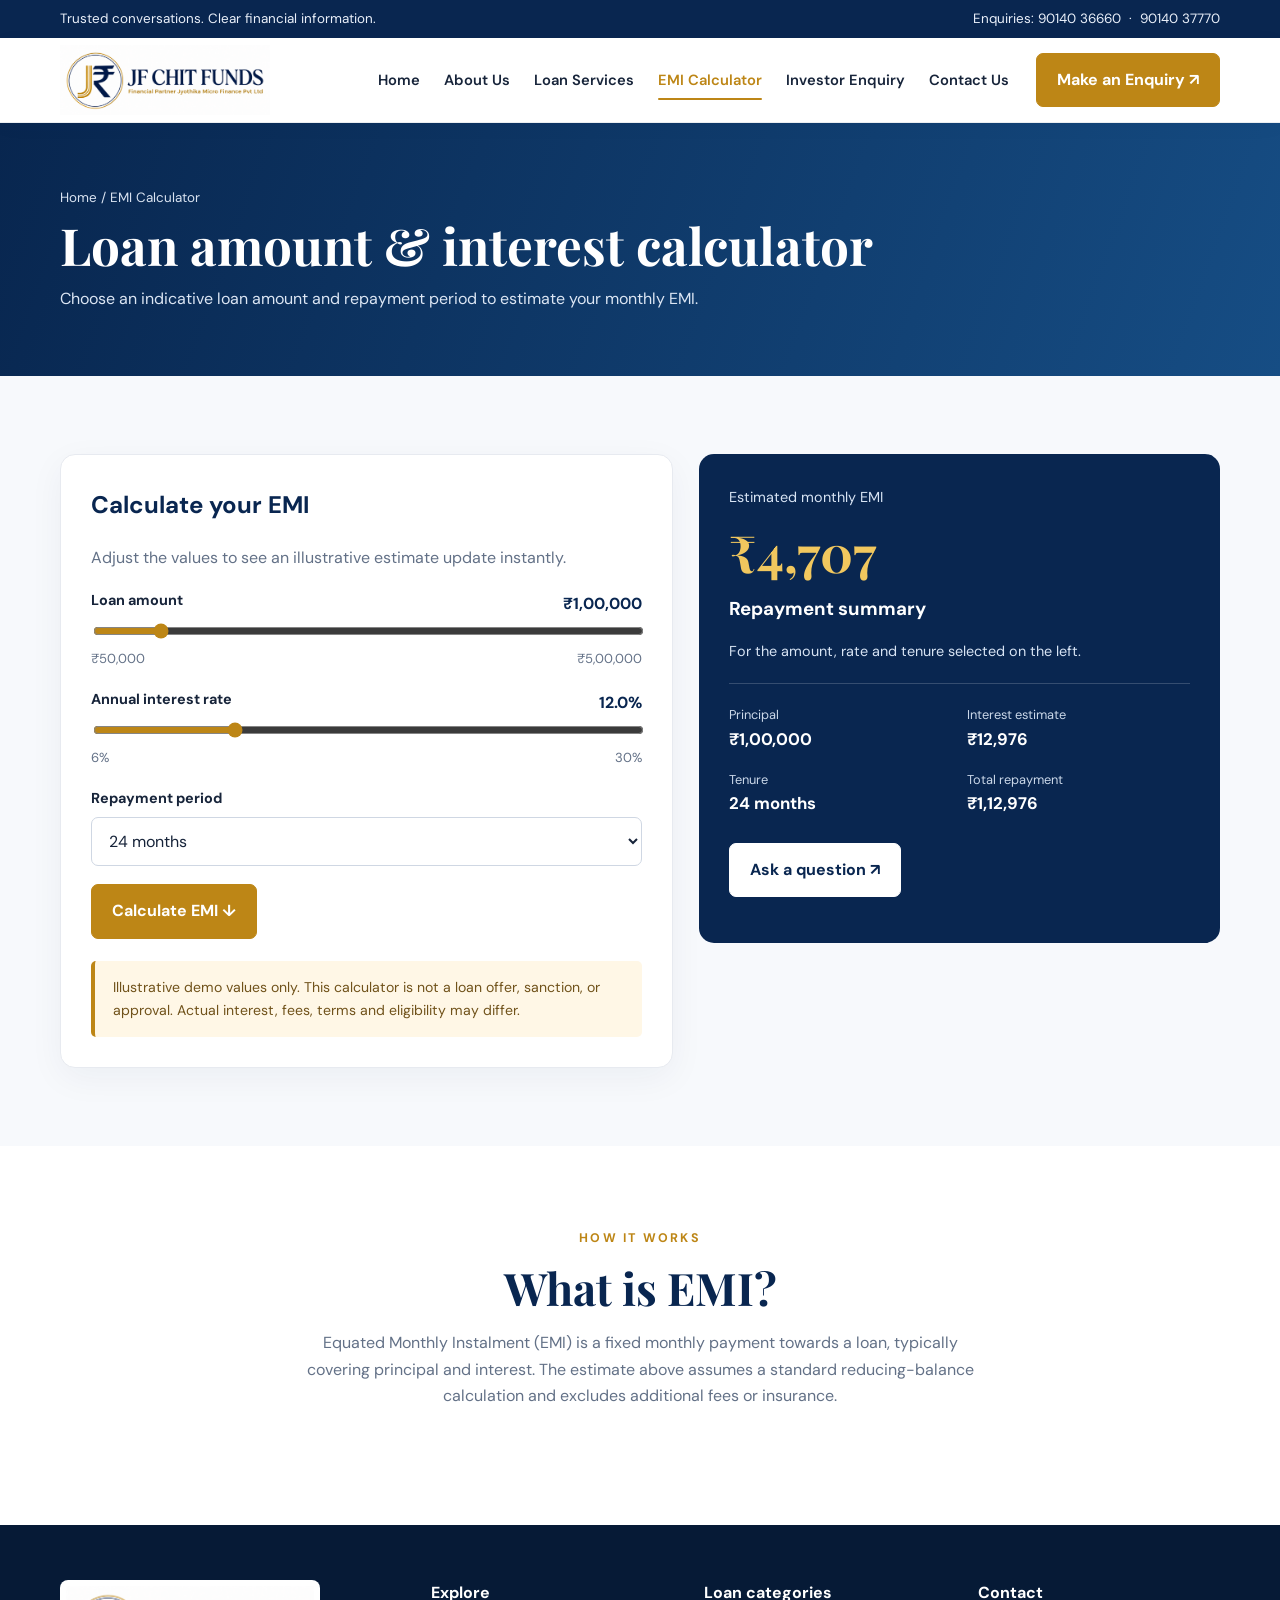
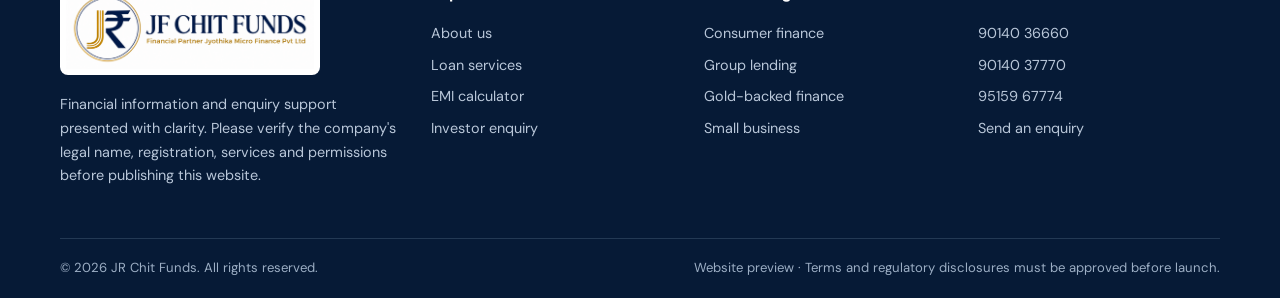
<file: calculator.html>
<!doctype html>
<html lang="en"><head><meta charset="utf-8"><meta name="viewport" content="width=device-width,initial-scale=1"><meta name="description" content="JR Chit Funds website preview with service information, enquiries and an illustrative EMI calculator."><title>Loan EMI Calculator | JR Chit Funds</title><link rel="stylesheet" href="assets/style.css"></head><body>
<div class="topbar"><div class="container"><span>Trusted conversations. Clear financial information.</span><span>Enquiries: <a href="tel:9014036660">90140 36660</a> &nbsp;·&nbsp; <a href="tel:9014037770">90140 37770</a></span></div></div>
<header class="site-header"><div class="container nav-wrap"><a class="brand" href="index.html" aria-label="JR Chit Funds home"><img src="assets/jr-logo.png" alt="JR Chit Funds logo"></a>
<button class="menu-toggle" aria-label="Toggle navigation" aria-expanded="false">☰</button>
<nav class="nav-links" aria-label="Main navigation">
<a href="index.html">Home</a><a href="about.html">About Us</a><a href="loans.html">Loan Services</a><a href="calculator.html">EMI Calculator</a><a href="investor.html">Investor Enquiry</a><a href="contact.html">Contact Us</a>
</nav><a class="nav-cta" href="contact.html">Make an Enquiry ↗</a></div></header>

<main><section class="page-hero"><div class="container"><div class="breadcrumbs"><a href="index.html">Home</a> / EMI Calculator</div><h1>Loan amount & interest calculator</h1><p>Choose an indicative loan amount and repayment period to estimate your monthly EMI.</p></div></section>
<section class="section soft"><div class="container"><div class="calculator"><div class="panel"><h2>Calculate your EMI</h2><p class="muted">Adjust the values to see an illustrative estimate update instantly.</p>
<div class="field"><div class="range-line"><label for="loanAmount">Loan amount</label><strong id="amountLabel">₹1,00,000</strong></div><input id="loanAmount" type="range" min="50000" max="500000" step="10000" value="100000"><div class="range-line smallprint"><span>₹50,000</span><span>₹5,00,000</span></div></div>
<div class="field"><div class="range-line"><label for="interestRate">Annual interest rate</label><strong id="rateLabel">12.0%</strong></div><input id="interestRate" type="range" min="6" max="30" step="0.5" value="12"><div class="range-line smallprint"><span>6%</span><span>30%</span></div></div>
<div class="field"><label for="loanTenure">Repayment period</label><select id="loanTenure"><option value="12">12 months</option><option value="24" selected>24 months</option><option value="36">36 months</option><option value="48">48 months</option><option value="60">60 months</option></select></div>
<a class="btn" href="#emi-result">Calculate EMI ↓</a>
<div class="notice">Illustrative demo values only. This calculator is not a loan offer, sanction, or approval. Actual interest, fees, terms and eligibility may differ.</div></div>
<div class="result-panel" id="emi-result"><span class="result-label">Estimated monthly EMI</span><div class="emi" id="emiValue">₹4,707</div><h3>Repayment summary</h3><p class="result-label">For the amount, rate and tenure selected on the left.</p><div class="result-grid"><div><span>Principal</span><strong id="principalValue">₹1,00,000</strong></div><div><span>Interest estimate</span><strong id="interestValue">₹12,968</strong></div><div><span>Tenure</span><strong id="monthsLabel">24 months</strong></div><div><span>Total repayment</span><strong id="totalValue">₹1,12,968</strong></div></div><p style="margin-top:25px"><a class="btn light" href="contact.html">Ask a question ↗</a></p></div></div></div></section>
<section class="section"><div class="container"><div class="section-head"><span class="eyebrow">How it works</span><h2>What is EMI?</h2><p>Equated Monthly Instalment (EMI) is a fixed monthly payment towards a loan, typically covering principal and interest. The estimate above assumes a standard reducing-balance calculation and excludes additional fees or insurance.</p></div></div></section></main>

<footer class="site-footer"><div class="container"><div class="footer-grid">
<div><div class="footer-logo"><img src="assets/jr-logo.png" alt="JR Chit Funds logo"></div><p>Financial information and enquiry support presented with clarity. Please verify the company's legal name, registration, services and permissions before publishing this website.</p></div>
<div><h4>Explore</h4><ul><li><a href="about.html">About us</a></li><li><a href="loans.html">Loan services</a></li><li><a href="calculator.html">EMI calculator</a></li><li><a href="investor.html">Investor enquiry</a></li></ul></div>
<div><h4>Loan categories</h4><ul><li><a href="loans.html#consumer">Consumer finance</a></li><li><a href="loans.html#group">Group lending</a></li><li><a href="loans.html#gold">Gold-backed finance</a></li><li><a href="loans.html#small-business">Small business</a></li></ul></div>
<div><h4>Contact</h4><ul><li><a href="tel:9014036660">90140 36660</a></li><li><a href="tel:9014037770">90140 37770</a></li><li><a href="tel:9515967774">95159 67774</a></li><li><a href="contact.html">Send an enquiry</a></li></ul></div>
</div><div class="copyright"><span>© <span data-year></span> JR Chit Funds. All rights reserved.</span><span>Website preview · Terms and regulatory disclosures must be approved before launch.</span></div></div></footer>
<script src="assets/script.js"></script>
</body></html>
</file>
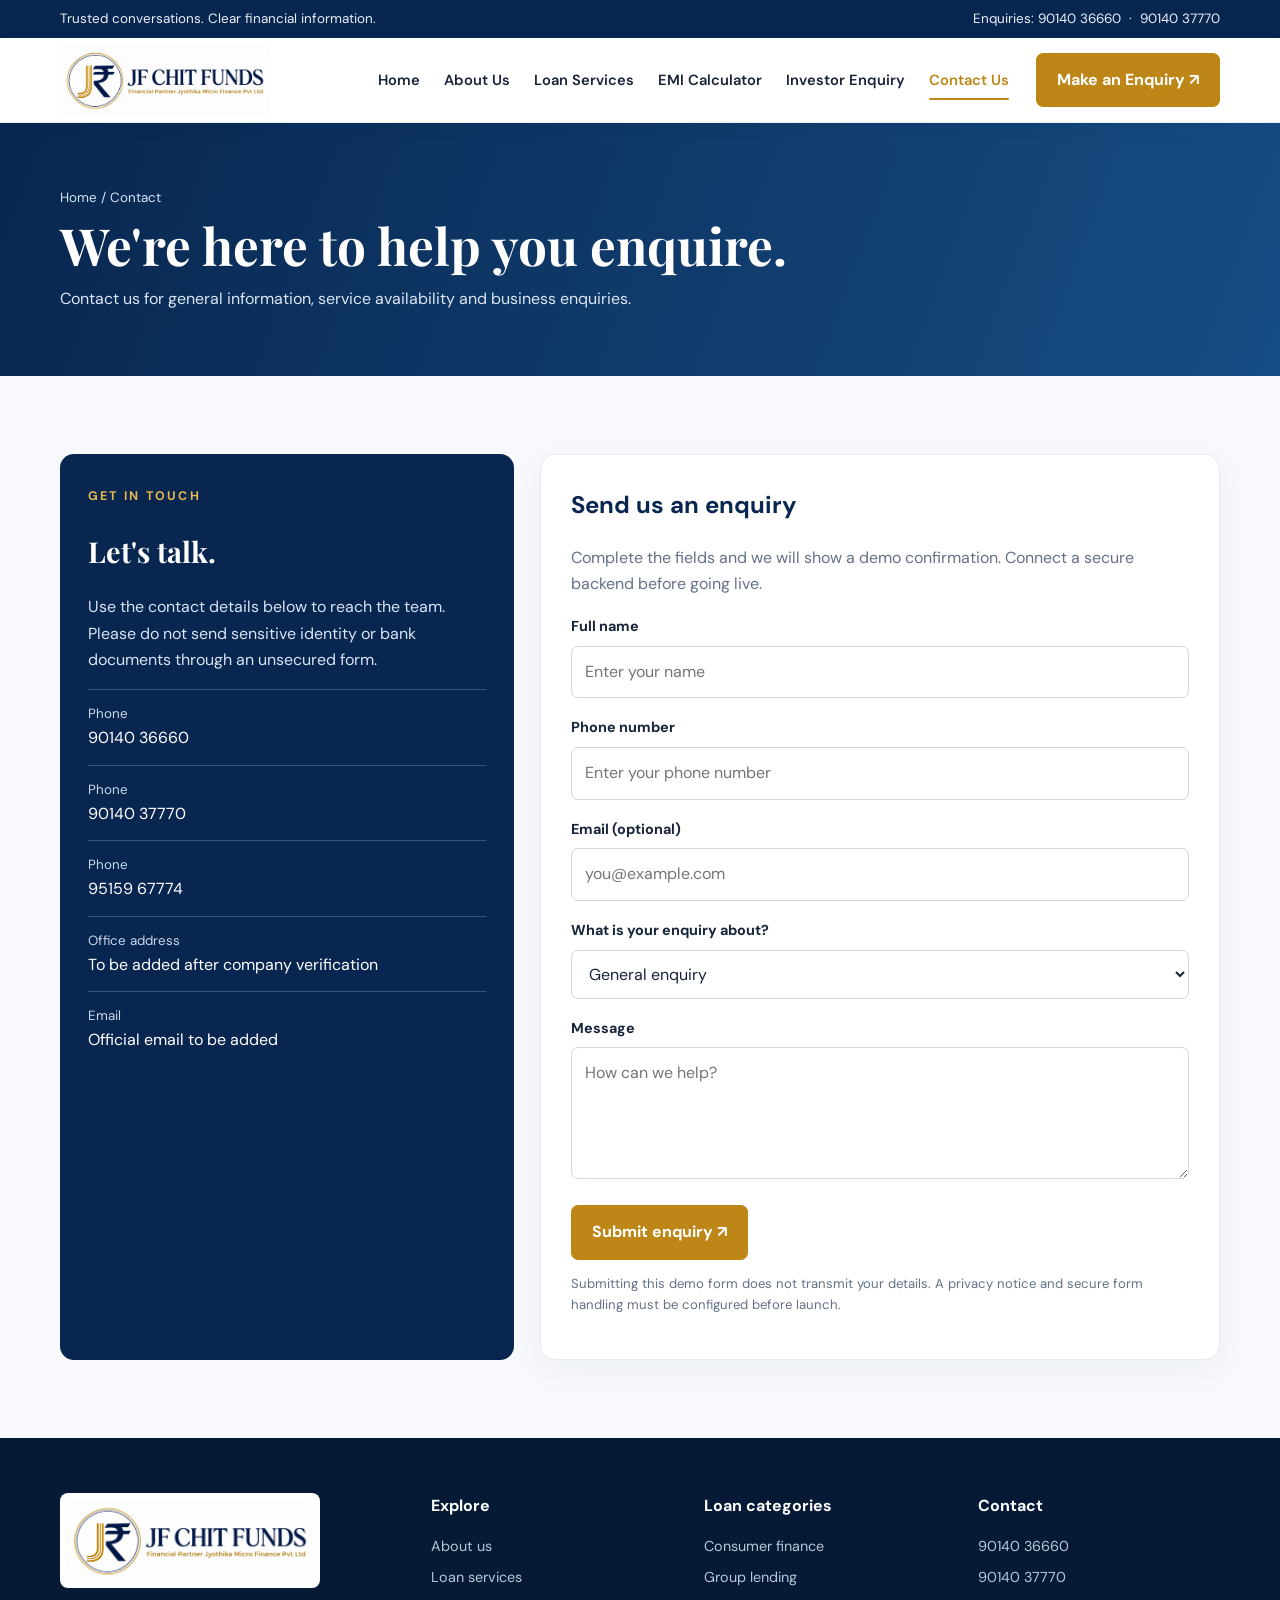
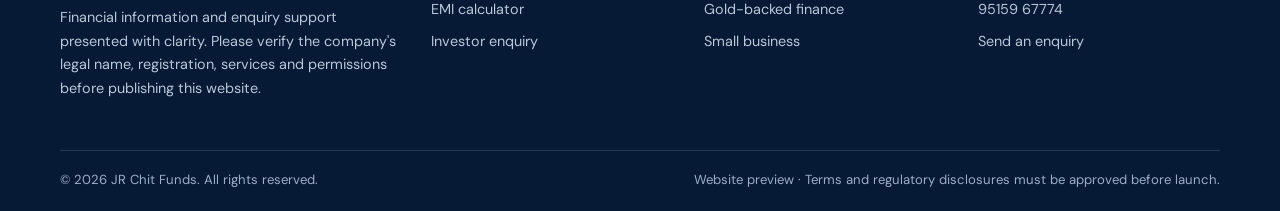
<file: contact.html>
<!doctype html>
<html lang="en"><head><meta charset="utf-8"><meta name="viewport" content="width=device-width,initial-scale=1"><meta name="description" content="JR Chit Funds website preview with service information, enquiries and an illustrative EMI calculator."><title>Contact Us | JR Chit Funds</title><link rel="stylesheet" href="assets/style.css"></head><body>
<div class="topbar"><div class="container"><span>Trusted conversations. Clear financial information.</span><span>Enquiries: <a href="tel:9014036660">90140 36660</a> &nbsp;·&nbsp; <a href="tel:9014037770">90140 37770</a></span></div></div>
<header class="site-header"><div class="container nav-wrap"><a class="brand" href="index.html" aria-label="JR Chit Funds home"><img src="assets/jr-logo.png" alt="JR Chit Funds logo"></a>
<button class="menu-toggle" aria-label="Toggle navigation" aria-expanded="false">☰</button>
<nav class="nav-links" aria-label="Main navigation">
<a href="index.html">Home</a><a href="about.html">About Us</a><a href="loans.html">Loan Services</a><a href="calculator.html">EMI Calculator</a><a href="investor.html">Investor Enquiry</a><a href="contact.html">Contact Us</a>
</nav><a class="nav-cta" href="contact.html">Make an Enquiry ↗</a></div></header>

<main><section class="page-hero"><div class="container"><div class="breadcrumbs"><a href="index.html">Home</a> / Contact</div><h1>We're here to help you enquire.</h1><p>Contact us for general information, service availability and business enquiries.</p></div></section>
<section class="section soft"><div class="container contact-grid"><aside class="contact-card"><span class="eyebrow">Get in touch</span><h2>Let's talk.</h2><p>Use the contact details below to reach the team. Please do not send sensitive identity or bank documents through an unsecured form.</p><div class="contact-item"><small>Phone</small><a href="tel:9014036660">90140 36660</a></div><div class="contact-item"><small>Phone</small><a href="tel:9014037770">90140 37770</a></div><div class="contact-item"><small>Phone</small><a href="tel:9515967774">95159 67774</a></div><div class="contact-item"><small>Office address</small><span>To be added after company verification</span></div><div class="contact-item"><small>Email</small><span>Official email to be added</span></div></aside>
<div class="panel"><h2>Send us an enquiry</h2><p class="muted">Complete the fields and we will show a demo confirmation. Connect a secure backend before going live.</p><form data-demo-form><div class="field"><label for="name">Full name</label><input id="name" name="name" required placeholder="Enter your name"></div><div class="field"><label for="phone">Phone number</label><input id="phone" name="phone" type="tel" required placeholder="Enter your phone number"></div><div class="field"><label for="email">Email (optional)</label><input id="email" name="email" type="email" placeholder="you@example.com"></div><div class="field"><label for="category">What is your enquiry about?</label><select id="category" name="category"><option>General enquiry</option><option>Consumer Loan</option><option>Group Loan</option><option>Personal Loan</option><option>Gold Loan</option><option>Bike Loan</option><option>Kirana / Small Shop</option><option>Daily Wage / Worker</option><option>Investor / Business enquiry</option></select></div><div class="field"><label for="message">Message</label><textarea id="message" name="message" rows="4" required placeholder="How can we help?"></textarea></div><button class="btn" type="submit">Submit enquiry ↗</button><div class="form-message" role="status"></div><p class="smallprint">Submitting this demo form does not transmit your details. A privacy notice and secure form handling must be configured before launch.</p></form></div></div></section></main>
<script>const qs=new URLSearchParams(location.search);const cat=qs.get('category');if(cat){const s=document.querySelector('#category');if(s){for(const o of s.options){if(o.text.toLowerCase()===cat.toLowerCase()){s.value=o.value;break;}}}}</script>

<footer class="site-footer"><div class="container"><div class="footer-grid">
<div><div class="footer-logo"><img src="assets/jr-logo.png" alt="JR Chit Funds logo"></div><p>Financial information and enquiry support presented with clarity. Please verify the company's legal name, registration, services and permissions before publishing this website.</p></div>
<div><h4>Explore</h4><ul><li><a href="about.html">About us</a></li><li><a href="loans.html">Loan services</a></li><li><a href="calculator.html">EMI calculator</a></li><li><a href="investor.html">Investor enquiry</a></li></ul></div>
<div><h4>Loan categories</h4><ul><li><a href="loans.html#consumer">Consumer finance</a></li><li><a href="loans.html#group">Group lending</a></li><li><a href="loans.html#gold">Gold-backed finance</a></li><li><a href="loans.html#small-business">Small business</a></li></ul></div>
<div><h4>Contact</h4><ul><li><a href="tel:9014036660">90140 36660</a></li><li><a href="tel:9014037770">90140 37770</a></li><li><a href="tel:9515967774">95159 67774</a></li><li><a href="contact.html">Send an enquiry</a></li></ul></div>
</div><div class="copyright"><span>© <span data-year></span> JR Chit Funds. All rights reserved.</span><span>Website preview · Terms and regulatory disclosures must be approved before launch.</span></div></div></footer>
<script src="assets/script.js"></script>
</body></html>
</file>
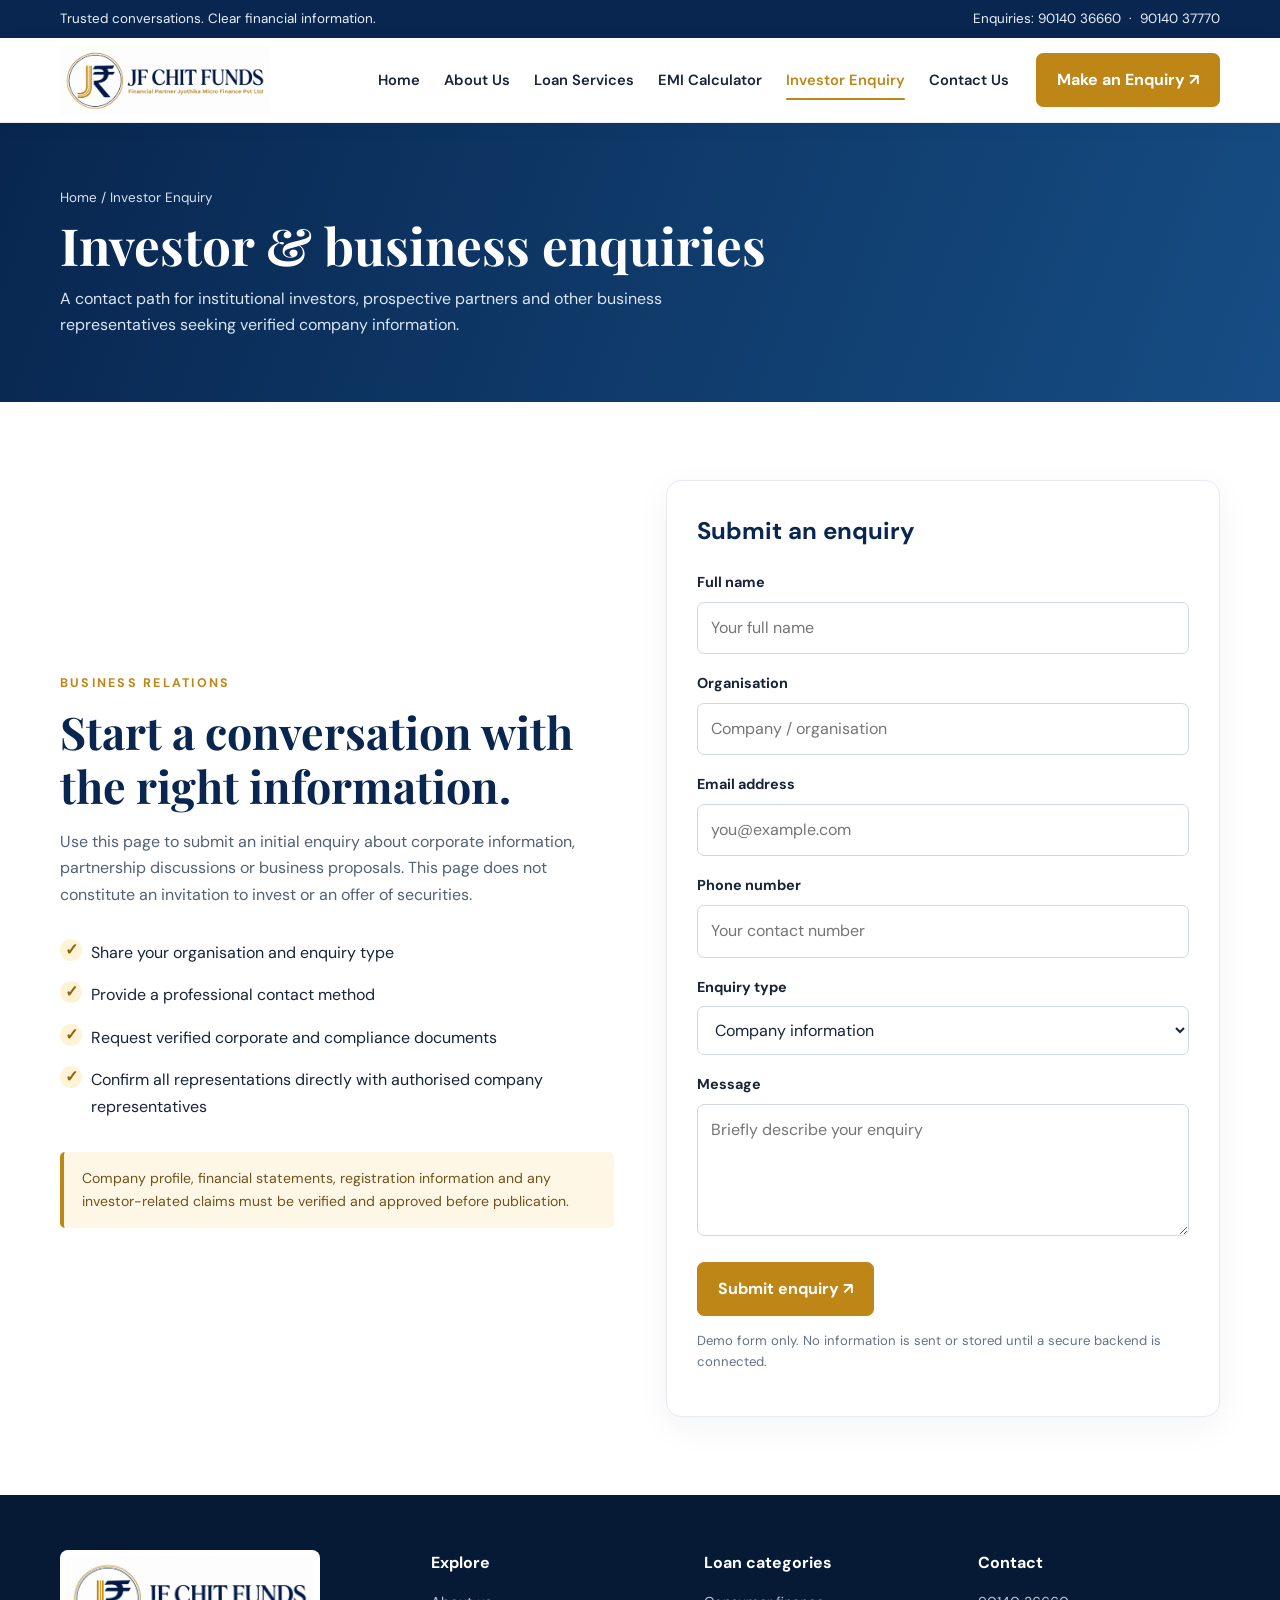
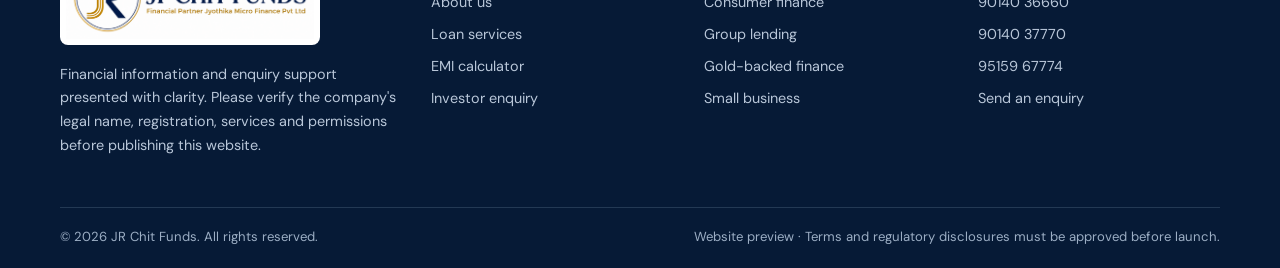
<file: investor.html>
<!doctype html>
<html lang="en"><head><meta charset="utf-8"><meta name="viewport" content="width=device-width,initial-scale=1"><meta name="description" content="JR Chit Funds website preview with service information, enquiries and an illustrative EMI calculator."><title>Investor Enquiry | JR Chit Funds</title><link rel="stylesheet" href="assets/style.css"></head><body>
<div class="topbar"><div class="container"><span>Trusted conversations. Clear financial information.</span><span>Enquiries: <a href="tel:9014036660">90140 36660</a> &nbsp;·&nbsp; <a href="tel:9014037770">90140 37770</a></span></div></div>
<header class="site-header"><div class="container nav-wrap"><a class="brand" href="index.html" aria-label="JR Chit Funds home"><img src="assets/jr-logo.png" alt="JR Chit Funds logo"></a>
<button class="menu-toggle" aria-label="Toggle navigation" aria-expanded="false">☰</button>
<nav class="nav-links" aria-label="Main navigation">
<a href="index.html">Home</a><a href="about.html">About Us</a><a href="loans.html">Loan Services</a><a href="calculator.html">EMI Calculator</a><a href="investor.html">Investor Enquiry</a><a href="contact.html">Contact Us</a>
</nav><a class="nav-cta" href="contact.html">Make an Enquiry ↗</a></div></header>

<main><section class="page-hero"><div class="container"><div class="breadcrumbs"><a href="index.html">Home</a> / Investor Enquiry</div><h1>Investor & business enquiries</h1><p>A contact path for institutional investors, prospective partners and other business representatives seeking verified company information.</p></div></section>
<section class="section"><div class="container split"><div class="content"><span class="eyebrow" style="color:var(--gold)">Business relations</span><h2>Start a conversation with the right information.</h2><p>Use this page to submit an initial enquiry about corporate information, partnership discussions or business proposals. This page does not constitute an invitation to invest or an offer of securities.</p><ul class="check-list"><li>Share your organisation and enquiry type</li><li>Provide a professional contact method</li><li>Request verified corporate and compliance documents</li><li>Confirm all representations directly with authorised company representatives</li></ul><div class="notice">Company profile, financial statements, registration information and any investor-related claims must be verified and approved before publication.</div></div>
<div class="panel"><h2>Submit an enquiry</h2><form data-demo-form><div class="field"><label for="iname">Full name</label><input id="iname" required placeholder="Your full name"></div><div class="field"><label for="org">Organisation</label><input id="org" placeholder="Company / organisation"></div><div class="field"><label for="iemail">Email address</label><input id="iemail" type="email" required placeholder="you@example.com"></div><div class="field"><label for="iphone">Phone number</label><input id="iphone" type="tel" placeholder="Your contact number"></div><div class="field"><label for="itype">Enquiry type</label><select id="itype"><option>Company information</option><option>Business partnership</option><option>Institutional enquiry</option><option>Other</option></select></div><div class="field"><label for="imessage">Message</label><textarea id="imessage" rows="4" required placeholder="Briefly describe your enquiry"></textarea></div><button class="btn" type="submit">Submit enquiry ↗</button><div class="form-message" role="status"></div><p class="smallprint">Demo form only. No information is sent or stored until a secure backend is connected.</p></form></div></div></section></main>

<footer class="site-footer"><div class="container"><div class="footer-grid">
<div><div class="footer-logo"><img src="assets/jr-logo.png" alt="JR Chit Funds logo"></div><p>Financial information and enquiry support presented with clarity. Please verify the company's legal name, registration, services and permissions before publishing this website.</p></div>
<div><h4>Explore</h4><ul><li><a href="about.html">About us</a></li><li><a href="loans.html">Loan services</a></li><li><a href="calculator.html">EMI calculator</a></li><li><a href="investor.html">Investor enquiry</a></li></ul></div>
<div><h4>Loan categories</h4><ul><li><a href="loans.html#consumer">Consumer finance</a></li><li><a href="loans.html#group">Group lending</a></li><li><a href="loans.html#gold">Gold-backed finance</a></li><li><a href="loans.html#small-business">Small business</a></li></ul></div>
<div><h4>Contact</h4><ul><li><a href="tel:9014036660">90140 36660</a></li><li><a href="tel:9014037770">90140 37770</a></li><li><a href="tel:9515967774">95159 67774</a></li><li><a href="contact.html">Send an enquiry</a></li></ul></div>
</div><div class="copyright"><span>© <span data-year></span> JR Chit Funds. All rights reserved.</span><span>Website preview · Terms and regulatory disclosures must be approved before launch.</span></div></div></footer>
<script src="assets/script.js"></script>
</body></html>
</file>
<file: assets/style.css>
@import url('https://fonts.googleapis.com/css2?family=DM+Sans:wght@400;500;600;700&family=Playfair+Display:wght@600;700&display=swap');
:root{--navy:#092650;--navy2:#123c70;--gold:#bd8616;--gold2:#e6b94f;--ink:#17243a;--muted:#637187;--cream:#fbf8f0;--line:#e7eaf0;--white:#fff;--shadow:0 18px 48px rgba(9,38,80,.10)}
*{box-sizing:border-box}html{scroll-behavior:smooth}body{margin:0;font-family:'DM Sans',sans-serif;color:var(--ink);line-height:1.65;background:#fff}a{color:inherit;text-decoration:none}img{max-width:100%;display:block}button,input,select,textarea{font:inherit}.container{width:min(1160px,92%);margin:auto}.topbar{background:var(--navy);color:#eaf0fa;font-size:.84rem;padding:8px 0}.topbar .container{display:flex;justify-content:space-between;gap:18px;flex-wrap:wrap}.site-header{position:sticky;top:0;z-index:20;background:rgba(255,255,255,.96);backdrop-filter:blur(14px);border-bottom:1px solid rgba(9,38,80,.08)}.nav-wrap{min-height:84px;display:flex;align-items:center;justify-content:space-between;gap:24px}.brand img{width:290px;max-height:70px;object-fit:contain;object-position:left center}.nav-links{display:flex;align-items:center;gap:24px;font-size:.92rem;font-weight:600}.nav-links a:hover,.nav-links a.active{color:var(--gold)}.nav-cta,.btn{display:inline-flex;align-items:center;justify-content:center;gap:9px;background:var(--gold);color:#fff;padding:13px 20px;border-radius:7px;font-weight:700;border:1px solid var(--gold);cursor:pointer;transition:.2s}.nav-cta:hover,.btn:hover{background:#9e6d0c;transform:translateY(-1px)}.btn.secondary{background:transparent;color:var(--navy);border-color:#b7c4d7}.btn.light{background:#fff;color:var(--navy);border-color:#fff}.menu-toggle{display:none;background:none;border:0;font-size:1.8rem;color:var(--navy)}.hero{position:relative;overflow:hidden;background:linear-gradient(110deg,rgba(5,28,61,.95),rgba(8,44,83,.78)),url('https://images.unsplash.com/photo-1556761175-b413da4baf72?auto=format&fit=crop&w=2000&q=85') center/cover;color:#fff;padding:94px 0 86px}.hero:after{content:"";position:absolute;width:440px;height:440px;border:1px solid rgba(230,185,79,.34);border-radius:50%;right:-120px;top:-150px;box-shadow:0 0 0 38px rgba(230,185,79,.05),0 0 0 78px rgba(230,185,79,.04)}.hero-grid{position:relative;z-index:1;display:grid;grid-template-columns:1.15fr .85fr;gap:54px;align-items:center}.eyebrow{font-size:.78rem;text-transform:uppercase;letter-spacing:.18em;color:var(--gold2);font-weight:700}.hero h1,.page-hero h1{font:700 clamp(2.4rem,5vw,4.3rem)/1.1 'Playfair Display',serif;margin:18px 0}.hero p{color:#dce6f4;max-width:620px;font-size:1.08rem}.hero-actions{display:flex;gap:12px;flex-wrap:wrap;margin-top:28px}.hero-card{background:#fff;color:var(--ink);padding:30px;border-radius:16px;box-shadow:0 24px 70px rgba(0,0,0,.2)}.hero-card h3{margin:0 0 6px;font:700 1.45rem 'Playfair Display',serif;color:var(--navy)}.hero-card p{color:var(--muted);font-size:.92rem;margin:0 0 20px}.quick-stat{display:grid;grid-template-columns:1fr 1fr;gap:12px}.quick-stat div{background:var(--cream);border:1px solid #f0e8d7;padding:15px;border-radius:9px}.quick-stat strong{display:block;color:var(--navy);font-size:1.15rem}.quick-stat span{font-size:.8rem;color:var(--muted)}.section{padding:78px 0}.section.soft{background:#f7f9fc}.section.cream{background:var(--cream)}.section-head{max-width:700px;margin:0 auto 38px;text-align:center}.section-head .eyebrow{color:var(--gold)}.section-head h2,.content h2{font:700 clamp(1.9rem,3.5vw,2.8rem)/1.2 'Playfair Display',serif;color:var(--navy);margin:10px 0 14px}.section-head p,.muted{color:var(--muted)}.cards{display:grid;grid-template-columns:repeat(3,1fr);gap:22px}.service-card{border:1px solid var(--line);border-radius:14px;overflow:hidden;background:#fff;transition:.25s;box-shadow:0 4px 18px rgba(10,35,70,.035)}.service-card:hover{transform:translateY(-5px);box-shadow:var(--shadow)}.service-card img{width:100%;height:210px;object-fit:cover}.service-body{padding:23px}.service-icon{width:45px;height:45px;display:grid;place-items:center;background:#fff6df;color:#9a690b;border-radius:12px;font-size:1.35rem;margin-top:-46px;position:relative;border:4px solid #fff}.service-body h3{margin:14px 0 8px;color:var(--navy);font:700 1.35rem 'Playfair Display',serif}.service-body p{color:var(--muted);font-size:.94rem;min-height:52px}.text-link{font-weight:700;color:#9a690b}.split{display:grid;grid-template-columns:1fr 1fr;gap:52px;align-items:center}.photo-stack{position:relative;padding:0 28px 28px 0}.photo-stack img{height:430px;width:100%;object-fit:cover;border-radius:15px}.photo-stack:after{content:"";position:absolute;right:0;bottom:0;width:55%;height:45%;border:5px solid var(--gold2);border-radius:14px;z-index:-1}.check-list{list-style:none;padding:0;margin:24px 0}.check-list li{padding:8px 0 8px 31px;position:relative}.check-list li:before{content:"✓";position:absolute;left:0;top:7px;background:#fff3d5;color:#92610a;border-radius:50%;width:22px;height:22px;text-align:center;line-height:22px;font-weight:700}.cta-band{background:linear-gradient(110deg,var(--navy),#174b83);color:#fff;padding:42px;border-radius:16px;display:flex;justify-content:space-between;align-items:center;gap:24px}.cta-band h2{font:700 2rem 'Playfair Display',serif;margin:0 0 8px}.cta-band p{color:#dce6f4;margin:0}.page-hero{padding:64px 0;background:linear-gradient(110deg,#08264f,#164d84);color:#fff}.page-hero h1{font-size:clamp(2.2rem,4vw,3.3rem);margin:8px 0 12px}.page-hero p{max-width:690px;color:#dce6f4;margin:0}.breadcrumbs{font-size:.84rem;color:#d9e3f1}.content{max-width:900px}.content p{color:#526176}.calculator{display:grid;grid-template-columns:1fr .85fr;gap:26px;align-items:start}.panel{padding:30px;border:1px solid var(--line);border-radius:15px;background:#fff;box-shadow:0 10px 35px rgba(10,35,70,.05)}.panel h2,.panel h3{color:var(--navy);margin-top:0}.field{margin:18px 0}.field label{display:block;font-weight:700;font-size:.9rem;margin-bottom:7px}.field input,.field select,.field textarea{width:100%;border:1px solid #cfd7e3;padding:12px 13px;border-radius:7px;background:#fff;color:var(--ink)}.field input:focus,.field select:focus,.field textarea:focus{outline:2px solid #ead39a;border-color:var(--gold)}.range-line{display:flex;justify-content:space-between;gap:10px;align-items:center}.range-line strong{color:var(--navy)}input[type=range]{padding:0;accent-color:var(--gold)}.result-panel{background:var(--navy);color:#fff;border-radius:15px;padding:30px;position:sticky;top:115px}.result-panel h3{color:#fff;margin:0}.result-label{color:#d8e4f4;font-size:.9rem}.emi{font:700 clamp(2.3rem,4vw,3.2rem) 'Playfair Display',serif;color:#f1c75e;margin:8px 0}.result-grid{display:grid;grid-template-columns:1fr 1fr;gap:16px;border-top:1px solid rgba(255,255,255,.18);padding-top:20px;margin-top:20px}.result-grid span{display:block;color:#cbd8e9;font-size:.8rem}.result-grid strong{font-size:1.05rem}.notice{padding:15px 18px;background:#fff7e6;border-left:4px solid var(--gold);border-radius:5px;color:#70521a;font-size:.88rem;margin-top:22px}.feature-grid{display:grid;grid-template-columns:repeat(4,1fr);gap:16px}.feature{padding:23px;border:1px solid var(--line);border-radius:12px;background:#fff}.feature .symbol{font-size:1.7rem}.feature h3{color:var(--navy);font-size:1.02rem;margin:8px 0}.feature p{font-size:.88rem;color:var(--muted);margin:0}.contact-grid{display:grid;grid-template-columns:.8fr 1.2fr;gap:26px}.contact-card{padding:28px;background:var(--navy);border-radius:14px;color:#fff}.contact-card h2{font:700 1.8rem 'Playfair Display',serif}.contact-card p{color:#d8e4f4}.contact-item{padding:13px 0;border-top:1px solid rgba(255,255,255,.2)}.contact-item small{display:block;color:#cbd8e9}.form-message{display:none;margin-top:14px;padding:12px;background:#edf8ef;color:#226b34;border-radius:7px}.site-footer{background:#061a36;color:#dce5f1;padding:55px 0 20px}.footer-grid{display:grid;grid-template-columns:1.4fr 1fr 1fr 1fr;gap:32px}.footer-logo{background:#fff;border-radius:8px;padding:6px;width:260px;margin-bottom:18px}.site-footer p,.site-footer li{font-size:.9rem;color:#b9c7d9}.site-footer h4{color:#fff;margin:0 0 15px}.site-footer ul{list-style:none;padding:0;margin:0}.site-footer li{margin:8px 0}.site-footer a:hover{color:var(--gold2)}.copyright{border-top:1px solid #233954;margin-top:35px;padding-top:18px;font-size:.82rem;color:#9caec4;display:flex;justify-content:space-between;gap:12px;flex-wrap:wrap}.smallprint{font-size:.82rem;color:var(--muted)}.faq{border-bottom:1px solid var(--line);padding:18px 0}.faq summary{font-weight:700;color:var(--navy);cursor:pointer}.faq p{color:var(--muted);margin-bottom:0}.empty-state{padding:30px;background:#f6f8fb;border-radius:12px}.tag{display:inline-block;padding:5px 10px;background:#fff3d5;color:#8b610c;border-radius:30px;font-size:.78rem;font-weight:700}
@media(max-width:900px){.nav-links{gap:14px}.brand img{width:235px}.hero-grid,.split,.calculator,.contact-grid{grid-template-columns:1fr}.hero-card{max-width:520px}.cards{grid-template-columns:repeat(2,1fr)}.feature-grid{grid-template-columns:repeat(2,1fr)}.footer-grid{grid-template-columns:repeat(2,1fr)}.result-panel{position:static}}
@media(max-width:680px){.topbar .container{justify-content:center}.nav-wrap{min-height:72px}.brand img{width:205px}.menu-toggle{display:block}.nav-cta{display:none}.nav-links{display:none;position:absolute;top:72px;left:0;right:0;background:#fff;padding:18px 5%;border-bottom:1px solid var(--line);box-shadow:var(--shadow);flex-direction:column;align-items:stretch}.nav-links.open{display:flex}.nav-links a{padding:7px 0}.hero{padding:62px 0}.hero-grid{gap:30px}.hero h1{font-size:2.55rem}.section{padding:55px 0}.cards,.feature-grid,.footer-grid{grid-template-columns:1fr}.service-card img{height:225px}.cta-band{padding:28px;align-items:flex-start;flex-direction:column}.page-hero{padding:48px 0}.panel,.result-panel{padding:23px}.photo-stack img{height:310px}.copyright{display:block}.quick-stat{grid-template-columns:1fr 1fr}}


/* Consistency and routing polish */
html { scroll-padding-top: 100px; }
[id] { scroll-margin-top: 105px; }
.nav-links a.active { color: var(--gold); position: relative; }
.nav-links a.active::after { content: ""; position: absolute; left: 0; right: 0; bottom: -8px; height: 2px; background: var(--gold); border-radius: 2px; }
.site-header { box-shadow: 0 4px 18px rgba(9,38,80,.035); }
.site-header .container, .site-footer .container, main > section > .container { max-width: 1160px; }
.service-card img { background: #eef2f6; }
.service-card { height: 100%; display: flex; flex-direction: column; }
.service-body { flex: 1; display: flex; flex-direction: column; align-items: flex-start; }
.service-body .text-link { margin-top: auto; padding-top: 8px; }
@media (max-width: 680px) {
  .nav-links a.active::after { display: none; }
  .nav-links a.active { background: #fbf8f0; padding-left: 10px; border-radius: 5px; }
}
</file>
